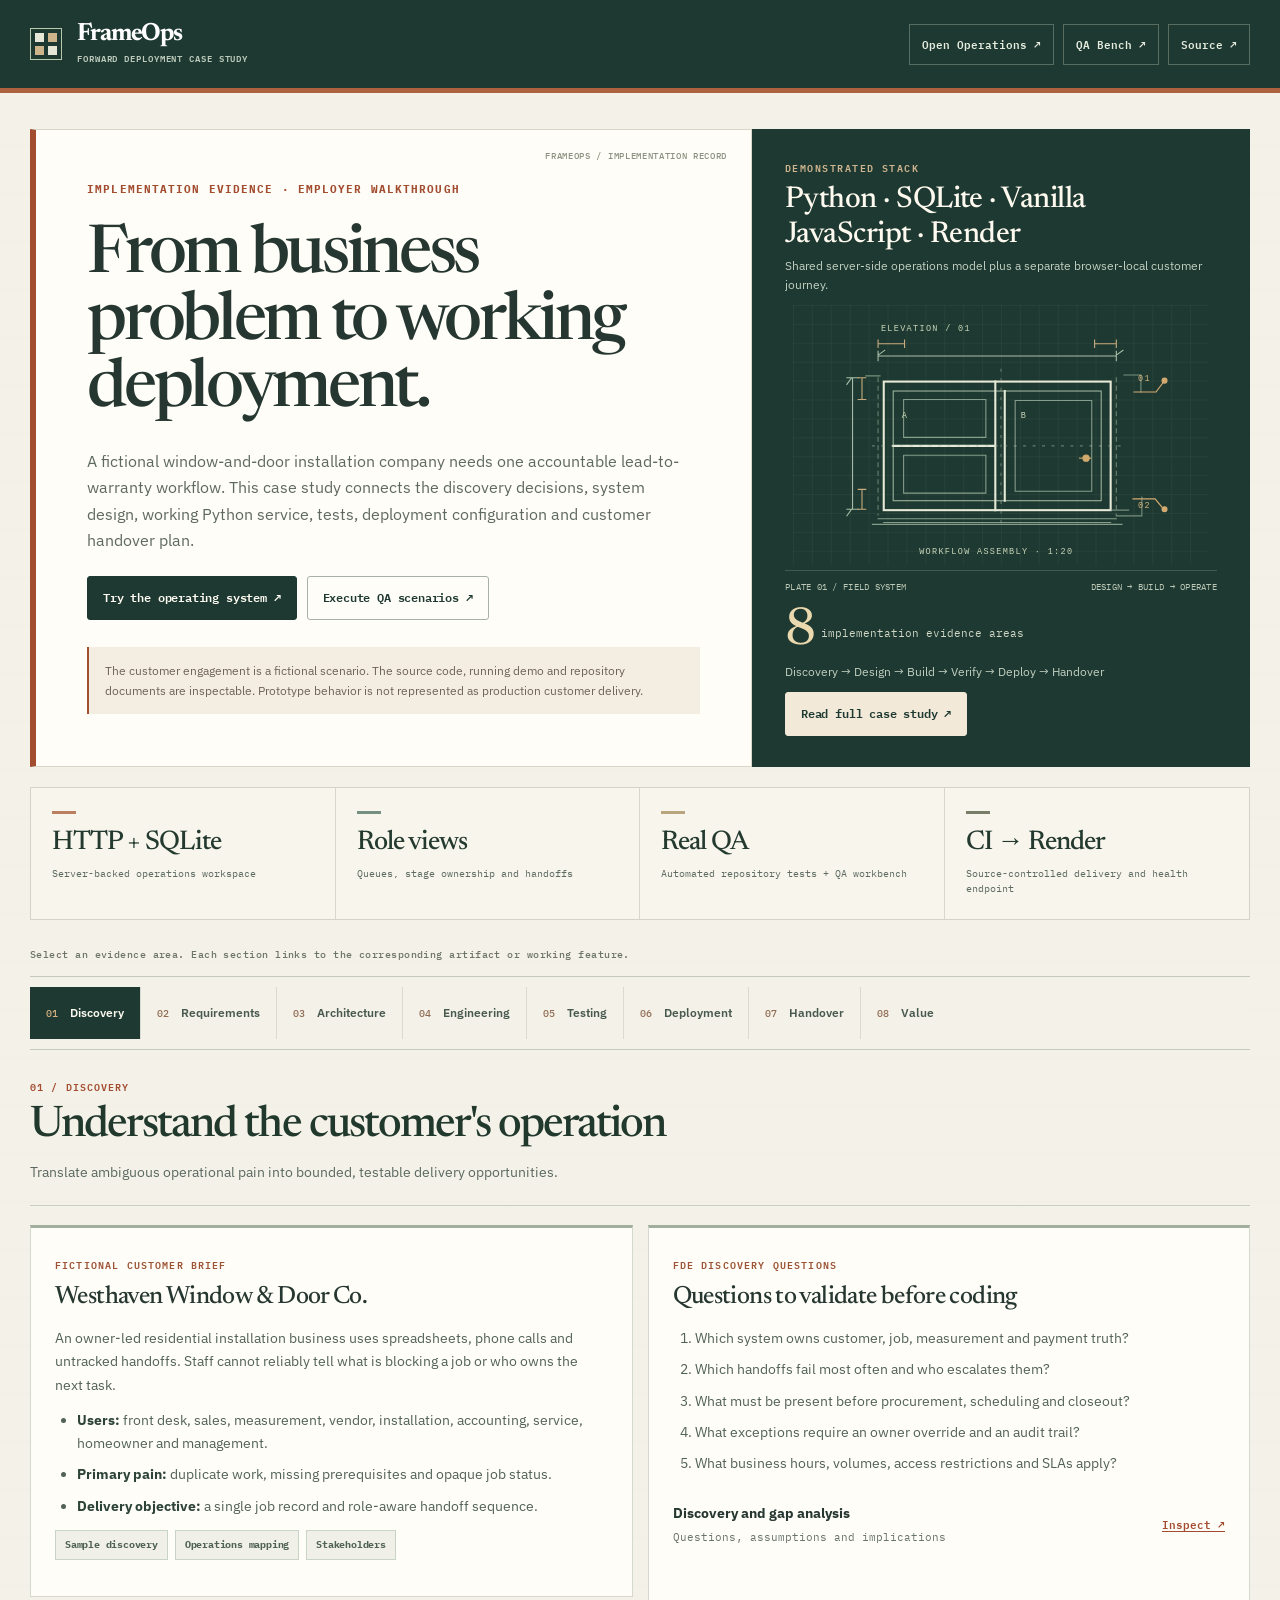
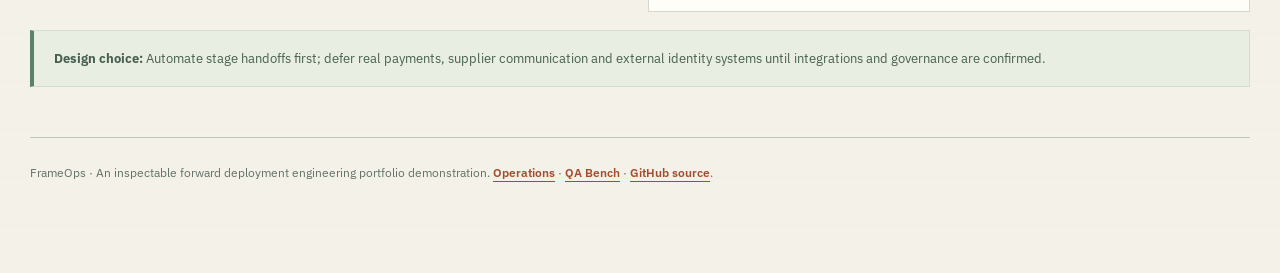
<file: public/fde-implementation.html>
<!doctype html>
<html lang="en">
<head>
<meta charset="utf-8"><meta name="viewport" content="width=device-width,initial-scale=1">
<meta name="theme-color" content="#1e3931"><meta name="description" content="FrameOps forward deployed engineering case study: discovery, architecture, implementation, live API evidence, verification, deployment, and handover.">
<title>FrameOps | Forward Deployment Implementation</title>
<style>
@import url('https://fonts.googleapis.com/css2?family=IBM+Plex+Mono:wght@400;500;600&family=IBM+Plex+Sans:wght@400;500;600;700&family=Newsreader:wght@400;500;600&display=swap');
:root{color-scheme:light;--navy:#132238;--ink:#24334a;--muted:#62748a;--blue:#345bdf;--line:#e1e7f0;--bg:#f5f7fa;--card:#fff;--green:#157252;--orange:#95651c}
*{box-sizing:border-box}html{scroll-behavior:smooth}body{margin:0;background:var(--bg);color:var(--ink);font:14px/1.6 Inter,ui-sans-serif,-apple-system,BlinkMacSystemFont,"Segoe UI",sans-serif}a{color:var(--blue);text-underline-offset:3px}button{font:inherit;cursor:pointer}button:focus-visible,a:focus-visible{outline:3px solid #8ca4ef;outline-offset:3px}
.site-header{background:var(--navy);color:#fff}.site-bar{max-width:1240px;margin:auto;display:flex;justify-content:space-between;align-items:center;padding:17px 24px;gap:18px;flex-wrap:wrap}.brand{display:flex;align-items:center;gap:12px;color:#fff;text-decoration:none}.brandmark{display:grid;grid-template-columns:repeat(2,8px);gap:3px;transform:rotate(-10deg)}.brandmark span{width:8px;height:8px;border-radius:2px;background:#88a2fd}.brandmark span:first-child{background:#fff}.brand strong{display:block;font-size:17px;letter-spacing:-.03em}.brand small{display:block;font-size:9px;letter-spacing:.14em;color:#aabbce;font-weight:800}.header-links{display:flex;gap:15px;flex-wrap:wrap}.header-links a{font-size:12px;color:#d9e4fc;text-decoration:none;font-weight:700}.header-links a:hover{text-decoration:underline}
.wrap{max-width:1240px;margin:auto;padding:30px 24px 80px}.eyebrow{font-size:11px;letter-spacing:.13em;text-transform:uppercase;color:#4866af;font-weight:800}.hero{display:grid;grid-template-columns:minmax(0,1.5fr) minmax(250px,.65fr);gap:20px;align-items:stretch;margin-bottom:20px}.hero-main{background:#fff;border:1px solid var(--line);border-radius:19px;padding:34px 34px 30px}.hero h1{font-size:clamp(30px,4vw,47px);line-height:1.1;letter-spacing:-.055em;margin:14px 0}.hero p{color:var(--muted);max-width:700px;margin:0 0 18px}.hero-note{border-left:3px solid #6b87db;padding:10px 13px;background:#f4f7ff;font-size:12px;color:#4b6184;border-radius:4px}.hero-side{background:#1a2f4b;border-radius:19px;padding:28px;color:#fff;display:flex;flex-direction:column;gap:16px;justify-content:space-between}.hero-side h2{font-size:16px;letter-spacing:-.02em;margin:0}.hero-side p{color:#b9c9da;margin:4px 0 0;font-size:12px}.hero-num{font-size:35px;line-height:1;font-weight:800;letter-spacing:-.06em}.hero-num small{font-size:12px;color:#b8cce7;font-weight:600;letter-spacing:0}.button-row{display:flex;flex-wrap:wrap;gap:9px}.btn{background:var(--blue);color:white;padding:10px 15px;border:1px solid var(--blue);text-decoration:none;border-radius:10px;font-size:12px;font-weight:750;display:inline-flex;gap:7px;align-items:center;justify-content:center;min-height:39px}.btn.alt{background:#fff;color:#3553a8;border-color:#cdd8eb}.btn.quiet{background:#eef3ff;color:#3553a8;border-color:#dfe7fd}.btn:hover{filter:brightness(.95)}.btn:disabled{opacity:.6;cursor:wait}
.summary{display:grid;grid-template-columns:repeat(4,minmax(0,1fr));gap:11px;margin-bottom:24px}.stat{background:#fff;border:1px solid var(--line);border-radius:13px;padding:16px;min-width:0}.stat strong{display:block;font-size:19px;line-height:1.3;letter-spacing:-.03em}.stat span{display:block;color:var(--muted);font-size:11px;margin-top:4px}
.section-label{font-size:12px;color:#62758c;font-weight:700;margin:0 0 10px}.tabs{display:flex;flex-wrap:wrap;gap:7px;margin:0 0 21px}.tab{border:1px solid #dbe3ee;background:#fff;color:#445772;padding:10px 12px;border-radius:10px;font-size:12px;font-weight:750;min-height:39px}.tab[aria-selected=true]{background:#203b62;border-color:#203b62;color:#fff}.tab span{opacity:.65;margin-right:5px}.section{display:none}.section.active{display:block}.section-heading{margin-bottom:20px}.section-heading h2{font-size:clamp(22px,3vw,30px);letter-spacing:-.04em;margin:0 0 4px}.section-heading p{color:var(--muted);margin:0;max-width:850px}.grid{display:grid;grid-template-columns:repeat(2,minmax(0,1fr));gap:14px}.grid.three{grid-template-columns:repeat(3,minmax(0,1fr))}.panel{background:white;border:1px solid var(--line);border-radius:15px;padding:21px;margin-bottom:14px;min-width:0}.panel h3{margin:0 0 9px;font-size:17px;letter-spacing:-.025em}.panel h4{font-size:13px;margin:12px 0 6px}.panel p{margin:5px 0 12px;color:var(--muted);font-size:13px}.panel ul,.panel ol{padding-left:22px;margin:8px 0 12px}.panel li{margin:6px 0;color:#53647b;font-size:13px}.panel li strong{color:var(--ink)}.panel:last-child{margin-bottom:0}.kicker{font-size:10px;color:#4866af;text-transform:uppercase;font-weight:800;letter-spacing:.12em}.chips{display:flex;gap:6px;flex-wrap:wrap;margin:12px 0}.chip{display:inline-flex;border-radius:7px;border:1px solid #d9e2f2;color:#4f6689;background:#f5f8fe;font-weight:700;font-size:10px;padding:5px 8px}.chip.live{color:#16684a;background:#eaf9f0;border-color:#c7e8d5}.chip.boundary{background:#fff8ec;color:#89621e;border-color:#efdfbe}.artifact{display:flex;justify-content:space-between;align-items:center;gap:10px;padding:12px 0;border-top:1px solid #edf0f5}.artifact:first-of-type{border:0}.artifact strong{font-size:13px;display:block}.artifact small{font-size:11px;color:var(--muted)}.artifact a{font-size:12px;font-weight:750;white-space:nowrap}.table-scroll{overflow:auto}table{border-collapse:collapse;width:100%;text-align:left;font-size:12px}th,td{padding:12px 13px;border-bottom:1px solid #e8ecf2;text-align:left;vertical-align:top}th{color:#5e718b;font-size:11px;text-transform:uppercase;letter-spacing:.05em;background:#f8fafd}td{color:#52647b}td strong{color:var(--ink)}.callout{padding:15px 17px;background:#eff4fd;border:1px solid #dce8fb;border-radius:11px;color:#4b6385;font-size:12px;line-height:1.6;margin:14px 0}.callout.warning{background:#fffaf0;border-color:#f0dfbe;color:#856121}pre{margin:12px 0;background:#14233a;color:#dce9ff;padding:17px;border-radius:11px;font:12px/1.65 ui-monospace,SFMono-Regular,Consolas,monospace;overflow:auto;white-space:pre-wrap;overflow-wrap:anywhere}code{font:12px ui-monospace,Consolas,monospace;color:#2f5497}pre code{color:inherit}.diagram{display:grid;grid-template-columns:repeat(4,minmax(0,1fr));gap:8px;margin:15px 0 6px}.node{border:1px solid #d4e0f5;background:#f5f8ff;border-radius:12px;padding:16px 12px;min-width:0}.node:nth-child(2){background:#eaf0fc}.node:nth-child(3){background:#f2f5fd}.node:nth-child(4){background:#f0f5f3;border-color:#d7e5de}.node strong{display:block;font-size:13px}.node span{display:block;font-size:11px;color:#718098;margin-top:6px}.node small{display:block;font-size:10px;color:#6380b0;font-weight:800;margin-bottom:9px;text-transform:uppercase}.sequence{display:flex;align-items:stretch;gap:8px;flex-wrap:wrap;margin:12px 0}.sequence span{padding:8px 11px;background:#eff3fb;border:1px solid #dce5f5;border-radius:8px;font-size:11px;font-weight:750;color:#415b82}.sequence b{align-self:center;color:#8ba2bb}.mono-data{font-family:ui-monospace,Consolas,monospace;white-space:nowrap}.probe-list{display:grid;grid-template-columns:repeat(2,minmax(0,1fr));gap:10px}.probe{padding:15px;border:1px solid #e1e8f2;border-radius:11px;background:#fafcff}.probe strong{font-size:13px;display:block}.probe p{font-size:11px;margin:4px 0 10px}.probe button{font-size:11px}.results{min-height:75px}.timeline{counter-reset:step}.timeline li{padding:3px 0 6px}.small{font-size:11px!important}.footnote{font-size:11px;color:#78869b;margin:16px 0 0}.footer{border-top:1px solid var(--line);padding-top:22px;margin-top:35px;color:var(--muted);font-size:12px}.footer a{font-weight:700}details{border:1px solid var(--line);border-radius:12px;background:#fff;margin:9px 0;padding:0 16px}summary{cursor:pointer;font-weight:750;padding:13px 0;color:#344b68}details[open] summary{border-bottom:1px solid var(--line);margin-bottom:12px}details p{font-size:12px;color:var(--muted)}.outcome-grid{display:grid;grid-template-columns:repeat(3,1fr);gap:10px}
@media(max-width:900px){.hero{grid-template-columns:1fr}.summary{grid-template-columns:repeat(2,minmax(0,1fr))}.grid.three{grid-template-columns:repeat(2,minmax(0,1fr))}.diagram{grid-template-columns:repeat(2,minmax(0,1fr))}.outcome-grid{grid-template-columns:repeat(2,minmax(0,1fr))}}
@media(max-width:600px){.wrap{padding:20px 14px 60px}.site-bar{padding:14px}.hero-main,.hero-side{padding:22px}.grid,.grid.three,.probe-list,.outcome-grid{grid-template-columns:1fr}.diagram{grid-template-columns:1fr}.summary{gap:8px}.stat{padding:13px}.tabs{overflow-x:auto;flex-wrap:nowrap;scroll-snap-type:x mandatory;padding-bottom:8px}.tab{white-space:nowrap;scroll-snap-align:start;flex:0 0 auto}.panel{padding:16px}.hero h1{font-size:32px}}
@media(prefers-reduced-motion:reduce){html{scroll-behavior:auto}}

/* FrameOps field-note visual system | presentation-only layer.
   Original layout, DOM controls, navigation targets and API behaviors remain untouched. */

:root{
  --navy:#1e3931;
  --ink:#263630;
  --muted:#5a6961;
  --blue:#a34d30;
  --line:#d9d7ca;
  --bg:#f4f1e8;
  --card:#fffdf8;
  --green:#2b6654;
  --orange:#a35e35;
  --paper:#fffdf8;
  --copper:#a34d30;
  --olive:#abb7a1;
  --serif:"Newsreader",Georgia,"Times New Roman",serif;
  --sans:"IBM Plex Sans","Segoe UI",Arial,sans-serif;
  --mono:"IBM Plex Mono",Consolas,monospace;
}
html{scrollbar-color:#b5b7a8 var(--bg);scroll-padding-top:94px}
body{
  background-color:var(--bg);
  color:var(--ink);
  font-family:var(--sans);
  font-size:15px;
  line-height:1.62;
  background-image:repeating-linear-gradient(0deg,transparent,transparent 47px,rgba(89,105,85,.035) 48px);
}
p,li,td,small{overflow-wrap:break-word}
a{color:var(--copper);text-decoration-thickness:1px;text-underline-offset:4px}
a:hover{text-decoration-color:var(--navy)}
button,a{touch-action:manipulation}
button:focus-visible,a:focus-visible,summary:focus-visible{outline:3px solid #be7d4a;outline-offset:3px}
.site-header{background:var(--navy);color:#faf7ee;border-bottom:5px solid #ad613e}
.site-bar{max-width:1320px;min-height:88px;padding:17px 30px;gap:22px}
.brand{gap:15px}
.brandmark{display:grid;grid-template-columns:repeat(2,9px);gap:4px;transform:none;padding:4px;border:1px solid #b8c8ad}
.brandmark span{width:9px;height:9px;border-radius:0;background:#cdb48a}
.brandmark span:first-child,.brandmark span:last-child{background:#e7e7d7}
.brand strong{font-family:var(--serif);font-size:25px;letter-spacing:-.045em;line-height:1}
.brand small{font:600 9px/1.5 var(--mono);letter-spacing:.1em;color:#bdcbbc;margin-top:5px}
.header-links{gap:9px;align-items:center}
.header-links a{font:600 11px/1.2 var(--mono);color:#e6ecdf;border:1px solid rgba(232,235,213,.29);padding:10px 12px;min-height:41px;display:inline-flex;align-items:center;transition:background .15s ease;text-decoration:none}
.header-links a:hover{background:#34584a;color:white;text-decoration:none}
.wrap{max-width:1320px;padding:36px 30px 90px}
.eyebrow,.kicker,.section-label,.stat span,.chip,.node small,.hero-plate figcaption{
  font-family:var(--mono);
}
.eyebrow{font-size:10px;letter-spacing:.145em;color:#996040}
.hero{grid-template-columns:minmax(0,1.45fr) minmax(320px,1fr);gap:0;margin-bottom:20px;min-height:510px}
.hero-main{
  background:var(--paper);border:1px solid var(--line);border-left:6px solid var(--copper);
  border-radius:0;padding:clamp(28px,4vw,55px);
  display:flex;flex-direction:column;justify-content:center;box-shadow:none;position:relative;
}
.hero-main:before{
  content:"FRAMEOPS   /   IMPLEMENTATION RECORD";display:block;
  position:absolute;top:20px;right:24px;
  font:500 9px/1.3 var(--mono);letter-spacing:.075em;color:#8c9282;
}
.hero-main>.eyebrow{max-width:65%;letter-spacing:.1em;color:var(--copper);font-size:11px}
.hero h1,.section-heading h2,.panel h3,.hero-side h2{
  font-family:var(--serif);font-weight:500;
}
.hero h1{
  font-size:clamp(43px,5.2vw,77px);
  line-height:1.01;letter-spacing:-.05em;
  max-width:690px;margin:24px 0 23px;color:var(--ink);
}
.hero-main>p{font-size:16px;line-height:1.66;max-width:600px;margin-bottom:22px;color:#5e6960}
.hero-main .button-row{gap:10px}
.btn{border-radius:3px;min-height:44px;font:600 12px/1.3 var(--mono);letter-spacing:-.015em;padding:11px 15px;background:var(--navy);border-color:var(--navy);color:#fffdf4;box-shadow:none}
.btn:hover{filter:none;background:#2c5545;border-color:#2c5545}
.btn.alt,.btn.quiet{background:transparent;color:var(--navy);border-color:#a6b2a3}
.btn.alt:hover,.btn.quiet:hover{background:#e7ede4;border-color:var(--navy)}
.hero-note{margin-top:27px;border-left:2px solid var(--copper);background:#f4eee2;color:#6e6356;padding:14px 16px;font:400 12px/1.65 var(--sans);border-radius:0}
.hero-side{border-radius:0;background:var(--navy);color:#fffaf0;gap:10px;padding:30px 32px;position:relative;overflow:hidden;justify-content:space-between;border:1px solid var(--navy)}
.hero-side .eyebrow{color:#cfb58f!important;font:600 10px/1.5 var(--mono)}
.hero-side h2{font-size:clamp(22px,2.35vw,30px);line-height:1.15;max-width:340px;letter-spacing:-.018em;margin-top:8px}
.hero-side p{color:#c1cfc1;font-size:12px;line-height:1.6}
.hero-side .btn{background:#f2e9d8!important;color:var(--navy)!important;border-color:#f2e9d8!important;align-self:flex-start}
.hero-side .btn:hover{background:#fffaf2!important}
.hero-num{font-family:var(--serif);font-size:52px;font-weight:500;letter-spacing:-.07em;color:#ead8ae}
.hero-num small{color:#d0d7c7;font:400 11px var(--mono);letter-spacing:0;vertical-align:middle}
.hero-plate{margin:0;min-width:0;display:flex;flex-direction:column;justify-content:center;gap:5px;position:relative}
.hero-plate svg{display:block;width:100%;height:auto;max-height:260px}
.hero-plate figcaption{display:flex;justify-content:space-between;gap:9px;color:#bbc8b7;font-size:9px;letter-spacing:.03em;border-top:1px solid rgba(220,232,208,.18);padding-top:9px}
.summary{gap:0;border:1px solid #d1d4c6;margin-bottom:27px}
.stat{border:none;border-right:1px solid var(--line);border-radius:0;background:#f8f5ed;padding:23px 21px;position:relative}
.stat:last-child{border-right:0}
.stat:before{content:"";display:block;width:24px;height:3px;background:#bc8060;margin-bottom:14px}
.stat:nth-child(2):before{background:#759081}.stat:nth-child(3):before{background:#b9a67f}.stat:nth-child(4):before{background:#797e68}
.stat strong{font-family:var(--serif);font-size:27px;font-weight:500;line-height:1.13;letter-spacing:-.035em;color:#243a2f}
.stat span{font-size:10px;line-height:1.5;color:#5d6b61;margin-top:8px}
.section-label{color:#6d7468;font-size:10px;letter-spacing:.045em;font-weight:500;margin-bottom:13px}
.tabs{background:var(--bg);border-top:1px solid #c6cabe;border-bottom:1px solid #c6cabe;padding:10px 0;margin:0 0 30px;display:flex;gap:0;flex-wrap:nowrap;overflow-x:auto;scrollbar-width:thin;scrollbar-color:#b5b7a8 var(--bg);scroll-snap-type:x proximity}
.tab{flex:0 0 auto;min-height:52px;border:0;border-radius:0;background:transparent;color:#485950;padding:11px 16px;position:relative;white-space:nowrap;scroll-snap-align:start;font:600 12px/1.2 var(--sans)}
.tab+.tab{border-left:1px solid #d9dbd0}
.tab span{font:500 10px/1 var(--mono);margin-right:9px;color:#8e6b52;opacity:1}
.tab:hover{background:#e9e9df;color:var(--navy)}
.tab[aria-selected=true]{background:var(--navy);color:#fbf8ef;border-color:var(--navy)}
.tab[aria-selected=true] span{color:#d6b280}
.section{animation:section-enter .25s ease both}
@keyframes section-enter{from{opacity:.7;transform:translateY(4px)}to{opacity:1;transform:translateY(0)}}
@media(prefers-reduced-motion:reduce){.section{animation:none}}
.section-heading{padding:0 0 22px;margin-bottom:19px;border-bottom:1px solid #c8d0c2;position:relative}
.section-heading:before{display:block;color:var(--copper);font:600 10px/1.3 var(--mono);letter-spacing:.11em;margin-bottom:10px}
#discovery .section-heading:before{content:"01  /  DISCOVERY"}
#requirements .section-heading:before{content:"02  /  SPECIFICATION"}
#architecture .section-heading:before{content:"03  /  SYSTEM DESIGN"}
#engineering .section-heading:before{content:"04  /  IMPLEMENTATION"}
#testing .section-heading:before{content:"05  /  VERIFICATION"}
#deployment .section-heading:before{content:"06  /  DELIVERY"}
#handover .section-heading:before{content:"07  /  TRANSFER"}
#outcomes .section-heading:before{content:"08  /  MEASUREMENT"}
.section-heading h2{font-size:clamp(32px,3.4vw,47px);line-height:1.09;letter-spacing:-.045em;margin-bottom:10px;color:#21382d}
.section-heading p{font-size:14px;line-height:1.6;max-width:780px}
.grid{gap:15px}
.grid.three{gap:15px}
.panel{background:var(--paper);border:1px solid #d4d8cd;border-radius:0;padding:24px;margin-bottom:15px;box-shadow:none;position:relative}
.panel:has(> .kicker){border-top:3px solid #a1af9d}
.panel h3{font-size:25px;line-height:1.19;letter-spacing:-.025em;font-weight:500;margin:7px 0 14px}
.panel h4{font:700 12px/1.4 var(--sans);letter-spacing:.015em}
.panel p,.panel li{font-size:14px;line-height:1.66;color:#526257}
.panel li{margin:8px 0}
.panel li strong{color:#2d4338}
.kicker{font-size:10px;letter-spacing:.115em;color:#9c5435;font-weight:600}
.chips{gap:7px}
.chip{background:#f0f0e8;color:#4f6254;border:1px solid #c8d4c7;border-radius:0;font-size:10px;padding:6px 9px;letter-spacing:-.02em}
.chip.live{background:#e7efe3;color:#2e6a52;border-color:#bbd0b9}
.chip.boundary{background:#faf0dd;color:#895b2f;border-color:#e5cfb1}
.artifact{padding:15px 0;gap:14px;border-top-color:#e0e2d8}
.artifact strong{font-size:14px;font-weight:700}
.artifact small{font:400 11px/1.5 var(--mono);color:#68746c;margin-top:4px;display:block}
.artifact a{font:600 11px/1.4 var(--mono);white-space:nowrap;text-decoration:none;border-bottom:1px solid var(--copper)}
.artifact a:hover{border-bottom-color:var(--navy)}
.table-scroll{overflow-x:auto;overscroll-behavior-x:contain;border:1px solid #e0e3d8}
table{font-size:13px}
th{background:#e8ede5;color:#385449;font:600 10px/1.4 var(--mono);letter-spacing:.05em}
th,td{border-bottom:1px solid #dde0d5;padding:15px;line-height:1.55}
td{color:#526458}
td strong{color:var(--navy)}
tr:last-child td{border-bottom:0}
tr:hover td{background:#fbfcf6}
.callout{background:#e9eee3;color:#465f4e;border:1px solid #d2ddcf;border-left:4px solid #5a816c;border-radius:0;padding:17px 20px;font-size:13px;line-height:1.65;margin:18px 0}
.callout.warning{background:#f9efe0;border-color:#ead6b7;border-left-color:#b17a47;color:#785a36}
pre{background:#253d34;color:#ecf1df;border-radius:0;border-left:4px solid #bc9671;padding:18px 19px;font-size:12px;line-height:1.7}
code{color:#a34d30}
pre code{color:#edf0e0}
.diagram{gap:0;border:1px solid #c9d4c7;overflow:hidden}
.node,.node:nth-child(2),.node:nth-child(3),.node:nth-child(4){
  background:#eef1e9;border:none;border-right:1px solid #c9d4c7;border-radius:0;padding:25px 17px;
}
.node:nth-child(2){background:#e5ebe1}
.node:nth-child(3){background:#edf0e7}
.node:nth-child(4){background:#e2e9df;border-right:0}
.node small{color:#98633f;font-size:10px;letter-spacing:.03em;margin-bottom:13px}
.node strong{font-family:var(--serif);color:#254335;font-size:21px;line-height:1.05;font-weight:500}
.node span{color:#516457;font-size:12px;line-height:1.5;margin-top:10px}
.sequence{gap:6px;align-items:center}
.sequence span{background:#ecf0e7;border:1px solid #ccd7c8;border-radius:0;color:#345844;font:600 11px/1.4 var(--mono);padding:9px 12px}
.sequence b{color:#a36a49;font:600 12px var(--mono)}
.probe-list{gap:9px}
.probe{border-radius:0;border:1px solid #d3dbcf;background:#f2f5ee;padding:18px}
.probe strong{color:#264436;font:600 12px/1.5 var(--mono)}
.probe p{font-size:12px;line-height:1.5;margin:9px 0 14px}
.probe .btn{min-height:42px;font-size:11px}
#probe-output,#deploy-output{min-height:80px}
.hero-side .btn:focus-visible,.header-links a:focus-visible{outline-color:#f8d3a1}
.footer{border-top:1px solid #bfc8bc;margin-top:50px;padding-top:25px;color:#617166;font-size:12px}
.footer a{font-weight:600}
details{border:1px solid #d8ddcf;border-radius:0;background:var(--paper)}
details[open] summary{border-bottom-color:#d9dfd2}
summary{color:#315140}
@media(max-width:1100px){
 .hero{grid-template-columns:minmax(0,1.12fr) minmax(300px,1fr);min-height:0}
 .hero-main{padding:33px}
 .hero h1{font-size:clamp(43px,5vw,60px)}
 .hero-side{padding:28px}
 .stat{padding:20px 16px}
 .stat strong{font-size:24px}
 .node strong{font-size:18px}
}
@media(max-width:900px){
 .hero{grid-template-columns:1fr}
 .hero-main{min-height:0;padding:37px}
 .hero-main:before{top:14px;right:18px}
 .hero-side{display:grid;grid-template-columns:minmax(0,1fr) minmax(230px,1fr);gap:16px;padding:25px}
 .hero-side>div:nth-of-type(2){align-self:end}
 .hero-plate{grid-column:2;grid-row:1 / span 2}
 .hero-side>.btn{grid-column:1;align-self:start}
 .hero-plate svg{max-height:220px}
 .summary{grid-template-columns:repeat(2,minmax(0,1fr))}
 .stat:nth-child(2){border-right:0}
 .stat:nth-child(-n+2){border-bottom:1px solid var(--line)}
 .diagram{grid-template-columns:repeat(2,minmax(0,1fr))}
 .node:nth-child(2){border-right:0}
 .node:nth-child(-n+2){border-bottom:1px solid #c9d4c7}
}
@media(max-width:650px){
 html{scroll-padding-top:15px}
 .site-bar{min-height:0;padding:15px 16px;align-items:flex-start;gap:13px}
 .brand strong{font-size:23px}
 .header-links{width:100%;display:flex;flex-wrap:nowrap;gap:6px;overflow-x:auto;scrollbar-width:thin;padding-bottom:4px}
 .header-links a{padding:9px 10px;min-height:42px;white-space:nowrap;font-size:10px}
 .wrap{padding:19px 14px 64px}
 .hero-main{padding:28px 23px 26px}
 .hero-main:before{position:static;font-size:8px;order:-1;margin-bottom:20px;max-width:100%}
 .hero-main>.eyebrow{max-width:none}
 .hero h1{font-size:clamp(37px,10vw,55px);letter-spacing:-.055em;margin:13px 0 16px}
 .hero-main>p{font-size:14px;line-height:1.6}
 .hero-note{font-size:11px;margin-top:20px;padding:12px}
 .hero-side{grid-template-columns:1fr;display:flex;gap:16px;padding:25px 22px}
 .hero-side h2{font-size:26px;max-width:none}
 .hero-plate{order:1;grid-column:auto;grid-row:auto}
 .hero-side>div:nth-of-type(2){order:2}
 .hero-side>.btn{order:3}
 .hero-plate svg{max-height:245px}
 .hero-plate figcaption{font-size:8px}
 .hero-num{font-size:40px}
 .summary{margin-bottom:22px}
 .stat{padding:17px 12px}
 .stat:before{height:2px;width:17px;margin-bottom:11px}
 .stat strong{font-size:21px;line-height:1.13}
 .stat span{font-size:9px}
 .section-label{font-size:10px;line-height:1.6}
 .tabs{margin-bottom:22px}
 .tab{min-height:47px;padding:10px 13px;font-size:12px}
 .section-heading h2{font-size:clamp(30px,9vw,42px)}
 .section-heading p{font-size:13px}
 .grid,.grid.three,.probe-list,.outcome-grid{grid-template-columns:1fr}
 .panel{padding:19px 16px}
 .panel h3{font-size:23px}
 .panel p,.panel li{font-size:13px}
 .diagram{grid-template-columns:1fr}
 .node,.node:nth-child(2),.node:nth-child(3),.node:nth-child(4){border-right:0;border-bottom:1px solid #c9d4c7;padding:20px}
 .node:last-child{border-bottom:0}
 .table-scroll{overflow-x:auto;-webkit-overflow-scrolling:touch}
 .table-scroll table{min-width:620px}
 .artifact{flex-wrap:wrap}
 .artifact a{white-space:normal}
 .button-row{width:100%}
 .button-row>.btn{width:100%}
 .sequence{gap:5px}
 .sequence span{font-size:10px;padding:8px}
 pre{font-size:11px;padding:13px}
 .footer{line-height:1.8}
}
@media(max-width:370px){
 .hero h1{font-size:35px}
 .hero-side{padding:18px}
 .hero-plate figcaption{font-size:7px}
 .stat strong{font-size:18px}
 .tab{padding:10px 11px}
 .brand small{font-size:8px}
}

</style>
</head>
<body>
<header class="site-header"><div class="site-bar">
  <a href="/" class="brand" aria-label="FrameOps operations home"><span class="brandmark"><span></span><span></span><span></span><span></span></span><span><strong>FrameOps</strong><small>FORWARD DEPLOYMENT CASE STUDY</small></span></a>
  <nav class="header-links" aria-label="Related resources"><a href="/">Open Operations ↗</a><a href="/qa-bench.html">QA Bench ↗</a><a href="https://github.com/sachintechpro/frameops-window-door-operations" target="_blank" rel="noopener noreferrer">Source ↗</a></nav>
</div></header>
<main class="wrap">
  <div class="hero">
    <div class="hero-main"><div class="eyebrow">Implementation evidence · Employer walkthrough</div>
      <h1>From business problem to working deployment.</h1>
      <p>A fictional window-and-door installation company needs one accountable lead-to-warranty workflow. This case study connects the discovery decisions, system design, working Python service, tests, deployment configuration and customer handover plan.</p>
      <div class="button-row"><a class="btn" href="/">Try the operating system ↗</a><a class="btn alt" href="/qa-bench.html">Execute QA scenarios ↗</a></div>
      <div class="hero-note">The customer engagement is a fictional scenario. The source code, running demo and repository documents are inspectable. Prototype behavior is not represented as production customer delivery.</div>
    </div>
    <div class="hero-side"><div><div class="eyebrow">DEMONSTRATED STACK</div><h2>Python · SQLite · Vanilla JavaScript · Render</h2><p>Shared server-side operations model plus a separate browser-local customer journey.</p></div>
      <figure class="hero-plate" aria-label="Original technical drawing of a four-panel window and door elevation">
  <svg viewBox="0 0 440 275" role="img" aria-labelledby="plate-title plate-desc" xmlns="http://www.w3.org/2000/svg">
    <title id="plate-title">FrameOps assembly drawing</title>
    <desc id="plate-desc">Architectural-style line drawing of a four-section window and door unit with dimensions, section identifiers and construction marks.</desc>
    <defs>
      <pattern id="plate-grid" width="20" height="20" patternUnits="userSpaceOnUse"><path d="M20 0H0V20" fill="none" stroke="#bfd0b8" stroke-opacity=".16" stroke-width=".7"/></pattern>
    </defs>
    <rect x="0" y="0" width="440" height="275" fill="url(#plate-grid)"/>
    <g fill="none" stroke="#a9bea9" stroke-width="1.15" stroke-linecap="square">
      <path d="M90 54H342 M90 49V59 M342 49V59 M90 53l7-5 M342 53l7-5"/>
      <path d="M63 77V216 M57 77H69 M57 216H69 M62 77l-5 7 M62 216l-5 7"/>
      <path d="M90 77V222 M342 77V222" stroke-dasharray="4 5" stroke-opacity=".55"/>
      <rect x="96" y="81" width="240" height="136" stroke="#e7e9d7" stroke-width="2.2"/>
      <rect x="106" y="91" width="220" height="116" stroke="#9eb29d"/>
      <path d="M214 81V217 M224 91V207 M106 149H214" stroke="#e7e9d7" stroke-width="2.2"/>
      <path d="M117 100V140H204V100ZM117 159V199H204V159Z" stroke-opacity=".75"/>
      <path d="M235 101H316V197H235Z" stroke-opacity=".75"/>
      <circle cx="310" cy="162" r="3.3" fill="#d1aa6d" stroke="#d1aa6d"/>
      <path d="M303 162H315" stroke="#d1aa6d"/>
      <path d="M90 226H342 M96 230H336 M84 232H348" stroke-opacity=".75"/>
      <path d="M220 68V230 M84 149H350" stroke="#adbaab" stroke-dasharray="2 8" stroke-opacity=".5"/>
      <path d="M350 74h18v18 M342 223h27v-20 M77 75H92 M336 217h19" stroke-opacity=".65"/>
      <path d="M90 41h28 M90 37v8 M118 37v8 M319 41h23 M319 37v8 M342 37v8" stroke="#c8ac7f"/>
      <path d="M73 77v23 M69 77h8 M69 100h8 M73 195v21 M69 195h8 M69 216h8" stroke="#c8ac7f"/>
    </g>
    <g fill="#c7d5b9" font-family="monospace" font-size="9" letter-spacing="1.4">
      <text x="93" y="27">ELEVATION / 01</text>
      <text x="215" y="263" text-anchor="middle">WORKFLOW ASSEMBLY · 1:20</text>
      <text x="115" y="119">A</text><text x="241" y="119">B</text>
      <text x="365" y="80" fill="#d3b27b">01</text>
      <text x="365" y="215" fill="#d3b27b">02</text>
    </g>
    <g fill="none" stroke="#d4aa70" stroke-width="1.2">
      <path d="M360 92h24l9-12 M359 205h24l9 11"/>
      <circle cx="393" cy="80" r="2.6" fill="#d4aa70"/>
      <circle cx="393" cy="216" r="2.6" fill="#d4aa70"/>
    </g>
  </svg>
  <figcaption><span>PLATE 01 / FIELD SYSTEM</span><span>DESIGN → BUILD → OPERATE</span></figcaption>
</figure>
      <div><div class="hero-num">8 <small>implementation evidence areas</small></div><p>Discovery → Design → Build → Verify → Deploy → Handover</p></div>
      <a class="btn" style="background:#fff;color:#1a3558;border-color:#fff" href="https://github.com/sachintechpro/frameops-window-door-operations/blob/main/CASE_STUDY.md" target="_blank" rel="noopener noreferrer">Read full case study ↗</a>
    </div>
  </div>
  <div class="summary" aria-label="Technical evidence summary">
    <div class="stat"><strong>HTTP + SQLite</strong><span>Server-backed operations workspace</span></div>
    <div class="stat"><strong>Role views</strong><span>Queues, stage ownership and handoffs</span></div>
    <div class="stat"><strong>Real QA</strong><span>Automated repository tests + QA workbench</span></div>
    <div class="stat"><strong>CI → Render</strong><span>Source-controlled delivery and health endpoint</span></div>
  </div>
  <p class="section-label">Select an evidence area. Each section links to the corresponding artifact or working feature.</p>
  <nav class="tabs" aria-label="FDE implementation sections" role="tablist" id="tabs">
    <button class="tab" role="tab" aria-selected="true" aria-controls="discovery" data-target="discovery"><span>01</span> Discovery</button>
    <button class="tab" role="tab" aria-selected="false" aria-controls="requirements" data-target="requirements"><span>02</span> Requirements</button>
    <button class="tab" role="tab" aria-selected="false" aria-controls="architecture" data-target="architecture"><span>03</span> Architecture</button>
    <button class="tab" role="tab" aria-selected="false" aria-controls="engineering" data-target="engineering"><span>04</span> Engineering</button>
    <button class="tab" role="tab" aria-selected="false" aria-controls="testing" data-target="testing"><span>05</span> Testing</button>
    <button class="tab" role="tab" aria-selected="false" aria-controls="deployment" data-target="deployment"><span>06</span> Deployment</button>
    <button class="tab" role="tab" aria-selected="false" aria-controls="handover" data-target="handover"><span>07</span> Handover</button>
    <button class="tab" role="tab" aria-selected="false" aria-controls="outcomes" data-target="outcomes"><span>08</span> Value</button>
  </nav>
  <section class="section active" id="discovery" role="tabpanel">
    <div class="section-heading"><h2>Understand the customer's operation</h2><p>Translate ambiguous operational pain into bounded, testable delivery opportunities.</p></div>
    <div class="grid">
      <article class="panel"><span class="kicker">Fictional customer brief</span><h3>Westhaven Window & Door Co.</h3><p>An owner-led residential installation business uses spreadsheets, phone calls and untracked handoffs. Staff cannot reliably tell what is blocking a job or who owns the next task.</p>
        <ul><li><strong>Users:</strong> front desk, sales, measurement, vendor, installation, accounting, service, homeowner and management.</li><li><strong>Primary pain:</strong> duplicate work, missing prerequisites and opaque job status.</li><li><strong>Delivery objective:</strong> a single job record and role-aware handoff sequence.</li></ul>
        <div class="chips"><span class="chip">Sample discovery</span><span class="chip">Operations mapping</span><span class="chip">Stakeholders</span></div>
      </article>
      <article class="panel"><span class="kicker">FDE discovery questions</span><h3>Questions to validate before coding</h3>
        <ol><li>Which system owns customer, job, measurement and payment truth?</li><li>Which handoffs fail most often and who escalates them?</li><li>What must be present before procurement, scheduling and closeout?</li><li>What exceptions require an owner override and an audit trail?</li><li>What business hours, volumes, access restrictions and SLAs apply?</li></ol>
        <div class="artifact"><div><strong>Discovery and gap analysis</strong><small>Questions, assumptions and implications</small></div><a href="https://github.com/sachintechpro/frameops-window-door-operations/blob/main/CASE_STUDY.md" target="_blank" rel="noopener noreferrer">Inspect ↗</a></div>
      </article>
    </div>
    <div class="callout"><strong>Design choice:</strong> Automate stage handoffs first; defer real payments, supplier communication and external identity systems until integrations and governance are confirmed.</div>
  </section>
  <section class="section" id="requirements" role="tabpanel" hidden>
    <div class="section-heading"><h2>Convert discovery into engineering contracts</h2><p>Use stage transitions, blocked-path rules, ownership and testable outcomes as the implementation contract.</p></div>
    <div class="panel"><span class="kicker">Representative value stream</span>
      <div class="sequence"><span>Lead</span><b>→</b><span>Qualified</span><b>→</b><span>Measurement</span><b>→</b><span>Proposal</span><b>→</b><span>Contract</span><b>→</b><span>Funding</span><b>→</b><span>Procurement</span><b>→</b><span>Installation</span><b>→</b><span>QA & Closeout</span></div>
      <p class="small">The backend enforces explicit workflow stages; this is a simplified visualization of the full stage enumeration in source.</p>
    </div>
    <div class="panel"><h3>Acceptance criteria and evidence traceability</h3><div class="table-scroll"><table><thead><tr><th>Requirement</th><th>Expected result</th><th>Evidence to examine</th></tr></thead><tbody>
      <tr><td><strong>REQ-01</strong> Structured lead handoff</td><td>Successful qualification completes the current task and assigns the next owner</td><td><a href="/#frontdesk">Front Desk workspace</a> and <a href="https://github.com/sachintechpro/frameops-window-door-operations/blob/main/tests" target="_blank" rel="noopener noreferrer">workflow tests</a></td></tr>
      <tr><td><strong>REQ-02</strong> No stage skipping</td><td>Out-of-order transitions are rejected and do not advance the record</td><td><a href="/qa-bench.html">Executable QA Bench</a></td></tr>
      <tr><td><strong>REQ-03</strong> Readiness gates</td><td>Installation scheduling requires required materials and approvals</td><td><a href="/#installation">Installation</a> and <a href="/qa-bench.html">test coverage</a></td></tr>
      <tr><td><strong>REQ-04</strong> Closure controls</td><td>QA and payment prerequisites are enforced before closing a job</td><td><a href="/#jobs">Job lifecycle</a> and <a href="/qa-bench.html">negative testing</a></td></tr>
      <tr><td><strong>REQ-05</strong> Role-aware experience</td><td>Navigation and task queues are filtered by selected demo role</td><td><a href="/">Change Working as role</a></td></tr>
    </tbody></table></div></div>
    <div class="callout warning">A demo role selector is not authentication. A real customer deployment must enforce authorization on every server operation, not only hide menu items.</div>
  </section>
  <section class="section" id="architecture" role="tabpanel" hidden>
    <div class="section-heading"><h2>Explain the architecture and trade-offs</h2><p>Inspect the implemented boundaries instead of presenting hypothetical enterprise integrations as delivered features.</p></div>
    <div class="panel"><span class="kicker">Implemented component view</span><div class="diagram">
      <div class="node"><small>Presentation</small><strong>Browser UI</strong><span>Responsive HTML/CSS/JavaScript; role views; browser-local storefront journey</span></div>
      <div class="node"><small>Application service</small><strong>Python HTTP server</strong><span>GET/POST route handlers, request validation and JSON response contracts</span></div>
      <div class="node"><small>Domain logic</small><strong>Operations engine</strong><span>Job stages, readiness checks, handoffs, queues, invoices and notifications</span></div>
      <div class="node"><small>Persistence</small><strong>SQLite</strong><span>Shared fictional operations data on the running demo instance</span></div>
    </div><p>External messaging, lender, payment, e-signature and supplier services are <strong>not connected</strong>. The customer journey simulator uses browser-local state and is not synchronized with the server-backed operations workspace.</p></div>
    <div class="grid">
      <article class="panel"><h3>Trade-off: deterministic stage engine</h3><p>Explicit stage rules and a single job record make handoffs explainable, testable and easier to audit. This sacrifices some flexibility until customer-approved exception paths are defined.</p><div class="chips"><span class="chip">Predictable transitions</span><span class="chip">Guard conditions</span><span class="chip">Audit events</span></div></article>
      <article class="panel"><h3>Trade-off: prototype deployment</h3><p>Python + SQLite enables inspectable workflow behavior with minimal deployment overhead. Managed database storage, backups, stronger identity, observability and tenant isolation are mandatory before real customer use.</p><div class="chips"><span class="chip">Fast demonstration</span><span class="chip boundary">Not production tenancy</span></div></article>
    </div>
    <div class="artifact panel"><div><strong>Detailed design / architecture</strong><small>Component boundaries, decisions, limitations and readiness</small></div><a href="https://github.com/sachintechpro/frameops-window-door-operations/blob/main/DESIGN.md" target="_blank" rel="noopener noreferrer">Read DESIGN.md ↗</a></div>
  </section>
  <section class="section" id="engineering" role="tabpanel" hidden>
    <div class="section-heading"><h2>Inspect the actual running service</h2><p>These probes use safe, read-only requests against the deployed Python server. They do not mutate demo jobs, trigger notifications or run a synthetic API mock.</p></div>
    <div class="grid">
      <div class="panel"><h3>Live API inspector</h3><p>Select an endpoint to inspect HTTP status, response contract and safe aggregate fields.</p>
        <div class="probe-list">
          <div class="probe"><strong>GET /health</strong><p>Service health contract</p><button class="btn" type="button" data-probe="health">Run health check</button></div>
          <div class="probe"><strong>GET /api/bootstrap</strong><p>Shared job/task/role model</p><button class="btn" type="button" data-probe="bootstrap">Inspect bootstrap</button></div>
          <div class="probe"><strong>GET /api/ops/dashboard</strong><p>Operations aggregation fields</p><button class="btn" type="button" data-probe="dashboard">Inspect dashboard</button></div>
          <div class="probe"><strong>GET /api/jobs/F-999999</strong><p>Safe missing-resource / HTTP error path</p><button class="btn alt" type="button" data-probe="missing">Inspect 404</button></div>
        </div>
        <pre id="probe-output" class="results" aria-live="polite">Choose a read-only API probe to display evidence.</pre>
        <p class="small">No customer names, addresses, cookies or job details are displayed by this inspector. Errors are reported rather than silently marked as passes.</p>
      </div>
      <div class="panel"><h3>Trace code to behavior</h3>
        <div class="artifact"><div><strong>server.py</strong><small>HTTP routes, API contracts and static delivery</small></div><a href="https://github.com/sachintechpro/frameops-window-door-operations/blob/main/server.py" target="_blank" rel="noopener noreferrer">Source ↗</a></div>
        <div class="artifact"><div><strong>operations.py</strong><small>Domain operations, queues and dashboard model</small></div><a href="https://github.com/sachintechpro/frameops-window-door-operations/blob/main/operations.py" target="_blank" rel="noopener noreferrer">Source ↗</a></div>
        <div class="artifact"><div><strong>public/app.js and ops_ui.js</strong><small>Role-aware UX and operations screens</small></div><a href="https://github.com/sachintechpro/frameops-window-door-operations/tree/main/public" target="_blank" rel="noopener noreferrer">Source ↗</a></div>
        <div class="artifact"><div><strong>Job / event / task state</strong><small>Inspect a real fictional job through the operations UI</small></div><a href="/">Open app ↗</a></div>
        <h4>Example response contract</h4><pre><code>GET /health
200 {"status": "ok"}

GET /api/bootstrap
200 {"jobs": [...], "tasks": [...],
     "roles": [...], "stages": [...],
     "notifications": [...], ...}

GET /api/jobs/F-999999
404 {"error": "Job not found"}</code></pre>
      </div>
    </div>
    <div class="callout">An FDE should distinguish demonstrated system behavior from intended customer integrations. This implementation proves an operational state machine and application service, not real payment settlement or third-party delivery.</div>
  </section>
  <section class="section" id="testing" role="tabpanel" hidden>
    <div class="section-heading"><h2>Verification must be reproducible</h2><p>Tests should back the acceptance criteria; an employer can inspect test source, CI workflow and the interactive QA bench.</p></div>
    <div class="grid">
      <article class="panel"><span class="kicker">Verification layers</span><h3>Engineering and delivery gates</h3>
        <ul><li><strong>HTTP integration:</strong> bootstrap, seeded jobs, role handoffs and blocked transitions.</li><li><strong>Business integration:</strong> scheduling, invoice lifecycle, job status and notifications.</li><li><strong>Browser checks:</strong> desktop/mobile smoke and storefront workflows (developer-run Playwright scripts).</li><li><strong>Static validation:</strong> JavaScript syntax and source-proof checks.</li><li><strong>Production acceptance:</strong> pending external identities, integrations, backup/restore, security assessment and customer UAT.</li></ul>
        <a class="btn" href="/qa-bench.html">Open executable QA bench ↗</a>
      </article>
      <article class="panel"><span class="kicker">Verifiable source</span><h3>Evidence, not invented pass counts</h3>
        <div class="artifact"><div><strong>GitHub Actions</strong><small>Inspect runs and their real reported status</small></div><a href="https://github.com/sachintechpro/frameops-window-door-operations/actions" target="_blank" rel="noopener noreferrer">CI runs ↗</a></div>
        <div class="artifact"><div><strong>Python test suite</strong><small>Inspect assertions, expected outcomes and fixtures</small></div><a href="https://github.com/sachintechpro/frameops-window-door-operations/tree/main/tests" target="_blank" rel="noopener noreferrer">Tests ↗</a></div>
        <div class="artifact"><div><strong>Node QA source checks</strong><small>Separate technical validation scripts</small></div><a href="https://github.com/sachintechpro/frameops-window-door-operations/tree/main/qa" target="_blank" rel="noopener noreferrer">Source ↗</a></div>
        <div class="artifact"><div><strong>Test documentation</strong><small>Execution notes and scope limitations</small></div><a href="https://github.com/sachintechpro/frameops-window-door-operations/blob/main/TESTING.md" target="_blank" rel="noopener noreferrer">TESTING.md ↗</a></div>
        <pre><code>python -m unittest discover -s tests -v

# GitHub Actions runs the same suite on
# push to main and pull requests.</code></pre>
      </article>
    </div>
  </section>
  <section class="section" id="deployment" role="tabpanel" hidden>
    <div class="section-heading"><h2>From version control to a running URL</h2><p>The public prototype is hosted on Render. Its deployment is verifiable; it is not a customer production cutover.</p></div>
    <div class="grid">
      <article class="panel"><h3>Release path</h3><div class="sequence"><span>Git commit</span><b>→</b><span>GitHub Actions</span><b>→</b><span>Render auto-deploy</span><b>→</b><span>/health</span></div>
        <div class="artifact"><div><strong>render.yaml</strong><small>Python service, start command and healthCheckPath</small></div><a href="https://github.com/sachintechpro/frameops-window-door-operations/blob/main/render.yaml" target="_blank" rel="noopener noreferrer">Config ↗</a></div>
        <div class="artifact"><div><strong>Deployment setup guide</strong><small>Build, runtime, service configuration and constraints</small></div><a href="https://github.com/sachintechpro/frameops-window-door-operations/blob/main/RENDER_SETUP.md" target="_blank" rel="noopener noreferrer">Read ↗</a></div>
        <div class="artifact"><div><strong>Live service</strong><small>frameops-operations.onrender.com</small></div><a href="https://frameops-operations.onrender.com/" target="_blank" rel="noopener noreferrer">Open ↗</a></div>
        <button type="button" class="btn" data-probe="health" data-output="deploy-output">Verify live /health</button><pre id="deploy-output" aria-live="polite">Health not checked in this session.</pre>
      </article>
      <article class="panel"><h3>Cutover decision gates</h3><ol class="timeline">
        <li><strong>Preflight:</strong> customer-approved scope, access matrix, integration credentials and data mapping.</li>
        <li><strong>UAT:</strong> happy path, blocked paths, user roles, exceptions and accessibility.</li>
        <li><strong>Go / no-go:</strong> data reconciliation, restore test, rollout owner and rollback window.</li>
        <li><strong>After release:</strong> monitoring, incident routing, issue triage and handover acknowledgment.</li></ol>
        <p>These gates are a <strong>proposed customer rollout</strong>; they have not been performed for a real customer.</p>
        <a href="https://github.com/sachintechpro/frameops-window-door-operations/blob/main/PRODUCTION_READINESS.md" target="_blank" rel="noopener noreferrer">Production readiness checklist ↗</a>
      </article>
    </div>
  </section>
  <section class="section" id="handover" role="tabpanel" hidden>
    <div class="section-heading"><h2>Leave the customer able to operate the system</h2><p>A forward deployment ends with clear responsibilities, documented known gaps and customer acceptance—not merely a functioning URL.</p></div>
    <div class="grid">
      <article class="panel"><h3>Operations handover package</h3>
        <div class="artifact"><div><strong>Day-one operating guide</strong><small>Role actions, queues, support and incident handling</small></div><a href="https://github.com/sachintechpro/frameops-window-door-operations/blob/main/OPERATING_GUIDE.md" target="_blank" rel="noopener noreferrer">Guide ↗</a></div>
        <div class="artifact"><div><strong>Architecture and constraints</strong><small>System boundaries and environment ownership</small></div><a href="https://github.com/sachintechpro/frameops-window-door-operations/blob/main/DESIGN.md" target="_blank" rel="noopener noreferrer">Design ↗</a></div>
        <div class="artifact"><div><strong>Known risks and security gaps</strong><small>Mandatory controls before real usage</small></div><a href="https://github.com/sachintechpro/frameops-window-door-operations/blob/main/PRODUCTION_READINESS.md" target="_blank" rel="noopener noreferrer">Readiness ↗</a></div>
      </article>
      <article class="panel"><h3>Acceptance checklist for a real project</h3><ul>
        <li>Business owner approves end-to-end workflows and exception ownership.</li><li>Technical owner accepts code, configurations and deployment assets.</li><li>Support team can diagnose, escalate and restore an interrupted workflow.</li><li>Security and privacy controls are signed off, with no open release blockers.</li><li>Runbooks, documentation and training reach each impacted role.</li><li>Known gaps, open defects and follow-up backlog are recorded explicitly.</li></ul>
        <div class="callout warning">Customer sign-off is not claimed for this portfolio demo. These are proposed acceptance criteria for a hypothetical customer engagement.</div>
      </article>
    </div>
  </section>
  <section class="section" id="outcomes" role="tabpanel" hidden>
    <div class="section-heading"><h2>Connect delivery to measurable value</h2><p>Business improvement is a hypothesis until real customer baseline and post-release data exist.</p></div>
    <div class="outcome-grid">
      <article class="panel"><span class="kicker">Responsiveness</span><h3>Lead response time</h3><p>Median elapsed time from inquiry creation to first owner action.</p></article>
      <article class="panel"><span class="kicker">Flow efficiency</span><h3>Handoff latency</h3><p>Median time between stage completion and next role's first action.</p></article>
      <article class="panel"><span class="kicker">Exception management</span><h3>Blocked-job aging</h3><p>Count and age of jobs unable to advance due to missing prerequisites.</p></article>
      <article class="panel"><span class="kicker">Customer operations</span><h3>Installation reschedules</h3><p>Reschedules caused by late parts, staffing or approvals.</p></article>
      <article class="panel"><span class="kicker">Quality</span><h3>Rework and QA failures</h3><p>Percentage of jobs requiring corrective work at or after install.</p></article>
      <article class="panel"><span class="kicker">Service</span><h3>Warranty case resolution</h3><p>Time from ticket creation through confirmed closure.</p></article>
    </div>
    <div class="panel"><h3>How to measure a pilot</h3><ol><li>Define each metric, event timestamp and source-of-truth owner.</li><li>Capture pre-rollout baseline over an agreed representative period.</li><li>Instrument job state changes, delays, exceptions and assignment events.</li><li>Compare post-release cohort results with the same definitions.</li><li>Document confounders, residual gaps and recommended next iteration.</li></ol><p>No improvement percentages are invented or implied.</p></div>
    <div class="panel"><h3>Suggested 7-minute technical interview walkthrough</h3><ol><li><strong>Minute 1:</strong> Customer problem and scope boundary (Discovery).</li><li><strong>Minute 2:</strong> Requirements, blocked paths and stage lifecycle.</li><li><strong>Minutes 3–4:</strong> Run the live API inspector and demonstrate a job handoff in Operations.</li><li><strong>Minute 5:</strong> Review test source and CI evidence.</li><li><strong>Minute 6:</strong> Deployment configuration and production-readiness gaps.</li><li><strong>Minute 7:</strong> Handover criteria and measurable pilot outcomes.</li></ol></div>
  </section>
  <footer class="footer">FrameOps · An inspectable forward deployment engineering portfolio demonstration. <a href="/">Operations</a> · <a href="/qa-bench.html">QA Bench</a> · <a href="https://github.com/sachintechpro/frameops-window-door-operations" target="_blank" rel="noopener noreferrer">GitHub source</a>.</footer>
</main>
<script>
(function(){
  'use strict';
  var tabs=Array.from(document.querySelectorAll('[role="tab"]'));
  var sections=Array.from(document.querySelectorAll('[role="tabpanel"]'));
  function activate(id,updateHash){
    if(!document.getElementById(id))return;
    tabs.forEach(function(t){var active=t.dataset.target===id;t.setAttribute('aria-selected',String(active));t.tabIndex=active?0:-1;});
    sections.forEach(function(s){var active=s.id===id;s.classList.toggle('active',active);s.hidden=!active;});
    if(updateHash)history.replaceState(null,'','#'+id);
  }
  tabs.forEach(function(tab,i){
    tab.addEventListener('click',function(){activate(tab.dataset.target,true);});
    tab.addEventListener('keydown',function(ev){
      if(!['ArrowLeft','ArrowRight','Home','End'].includes(ev.key))return;
      ev.preventDefault();var next=ev.key==='Home'?0:ev.key==='End'?tabs.length-1:(i+(ev.key==='ArrowRight'?1:-1)+tabs.length)%tabs.length;
      tabs[next].focus();activate(tabs[next].dataset.target,true);
    });
  });
  var initial=window.location.hash.substring(1);if(tabs.some(function(t){return t.dataset.target===initial;}))activate(initial,false);
  window.addEventListener('hashchange',function(){var id=window.location.hash.substring(1);if(tabs.some(function(t){return t.dataset.target===id;}))activate(id,false);});
  var endpoints={health:'/health',bootstrap:'/api/bootstrap',dashboard:'/api/ops/dashboard',missing:'/api/jobs/F-999999'};
  function safeSummary(kind,res,data){
    var out={request:'GET '+endpoints[kind],http_status:res.status,ok:res.ok};
    if(kind==='health'){out.service_status=typeof data.status==='string'?data.status:'unavailable';}
    else if(kind==='bootstrap'){out.mode=data.demo?'public_demo':'authenticated';out.jobs=Array.isArray(data.jobs)?data.jobs.length:null;out.open_tasks=Array.isArray(data.tasks)?data.tasks.length:null;out.notification_records=Array.isArray(data.notifications)?data.notifications.length:null;out.roles=Array.isArray(data.roles)?data.roles.length:null;out.workflow_stages=Array.isArray(data.stages)?data.stages.length:null;out.top_level_fields=Object.keys(data);}
    else if(kind==='dashboard'){out.top_level_fields=Object.keys(data);out.aggregate_only='Full records intentionally omitted';}
    else{out.error=typeof data.error==='string'?data.error:'No error field returned';}
    return out;
  }
  document.querySelectorAll('[data-probe]').forEach(function(button){
    button.addEventListener('click',async function(){
      var kind=button.dataset.probe,output=document.getElementById(button.dataset.output||'probe-output');
      if(!endpoints[kind]||!output)return;
      button.disabled=true;output.textContent='Requesting '+endpoints[kind]+' ...';
      try{
        var control=new AbortController();var cutoff=setTimeout(function(){control.abort();},12000);
        try{
          var res=await fetch(endpoints[kind],{method:'GET',cache:'no-store',credentials:'same-origin',signal:control.signal,headers:{Accept:'application/json'}});
          var contentType=res.headers.get('content-type')||'';
          if(!contentType.includes('application/json'))throw new Error('Unexpected response type: '+contentType);
          var data=await res.json();output.textContent=JSON.stringify(safeSummary(kind,res,data),null,2);
        }finally{clearTimeout(cutoff);}
      }catch(err){output.textContent=JSON.stringify({request:'GET '+endpoints[kind],status:'Request failed',error:String(err.message||err)},null,2);}
      finally{button.disabled=false;}
    });
  });
})();
</script>
</body></html>
</file>
